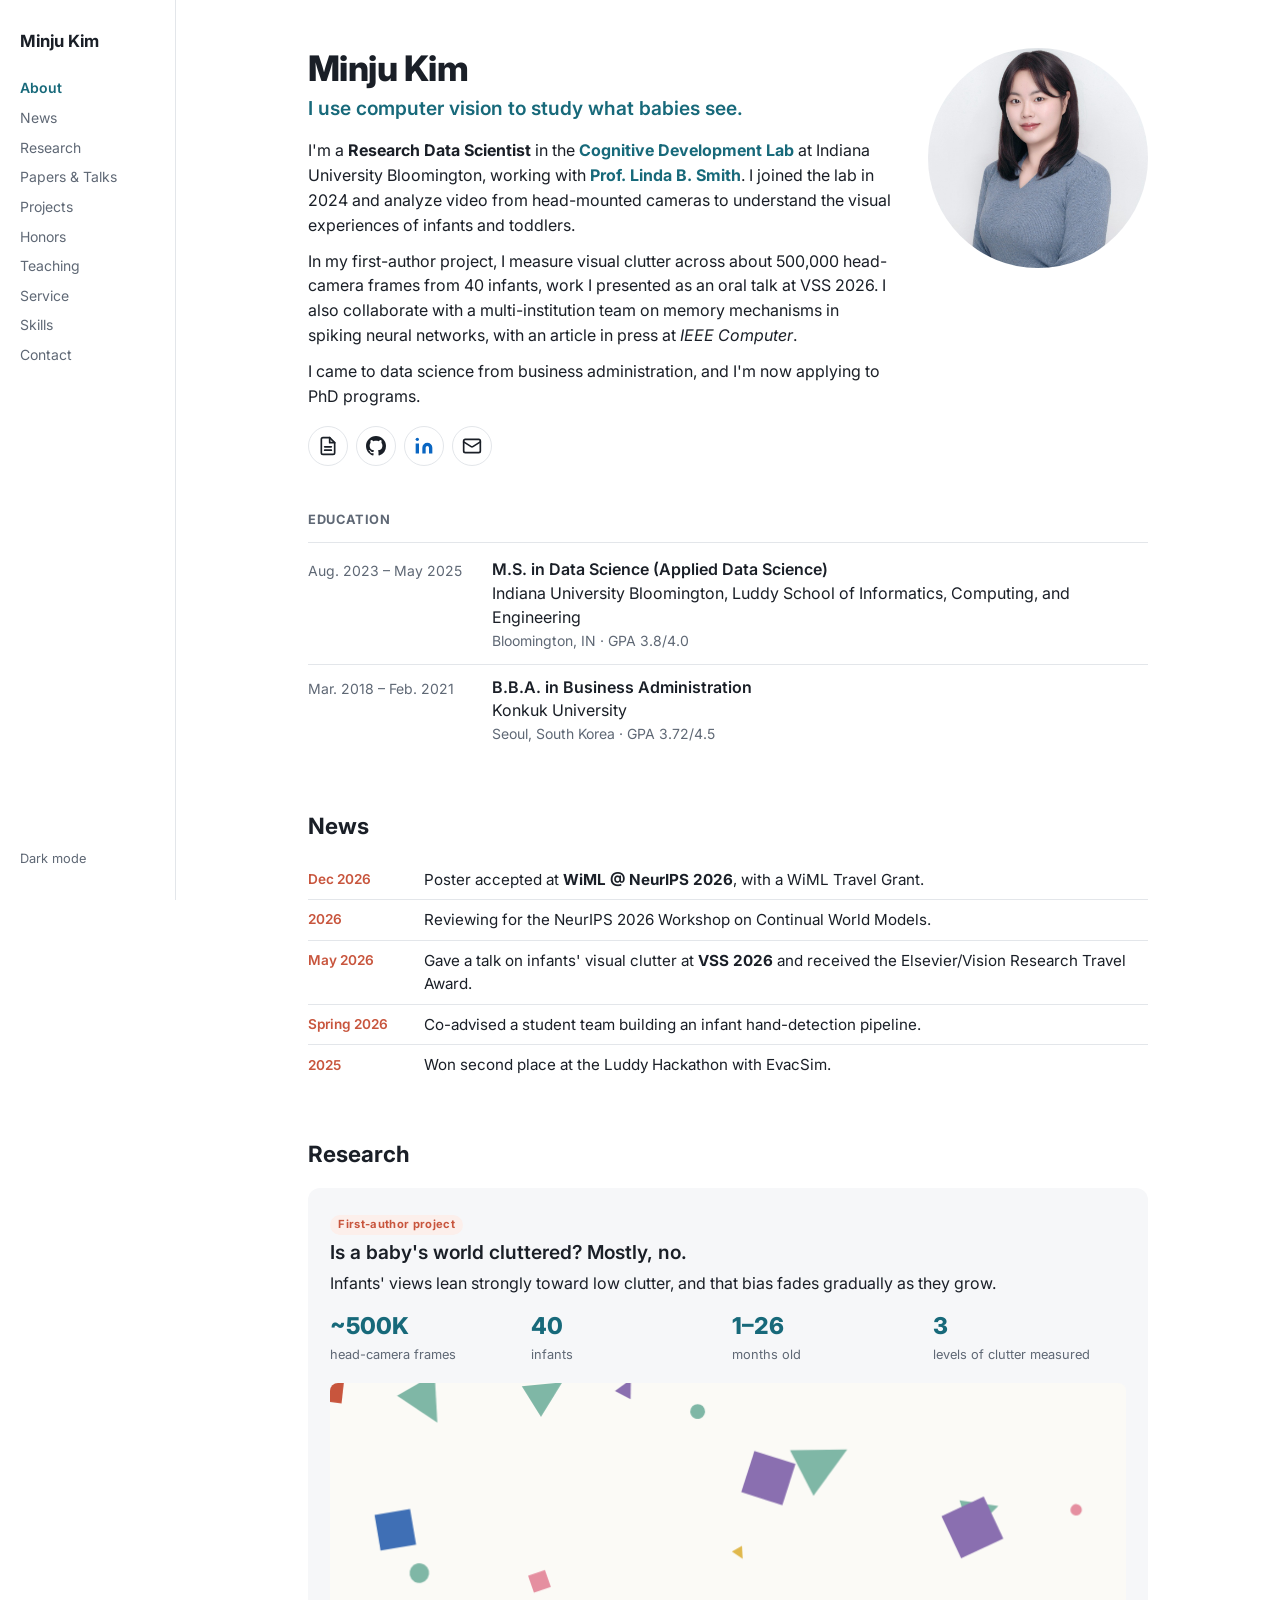
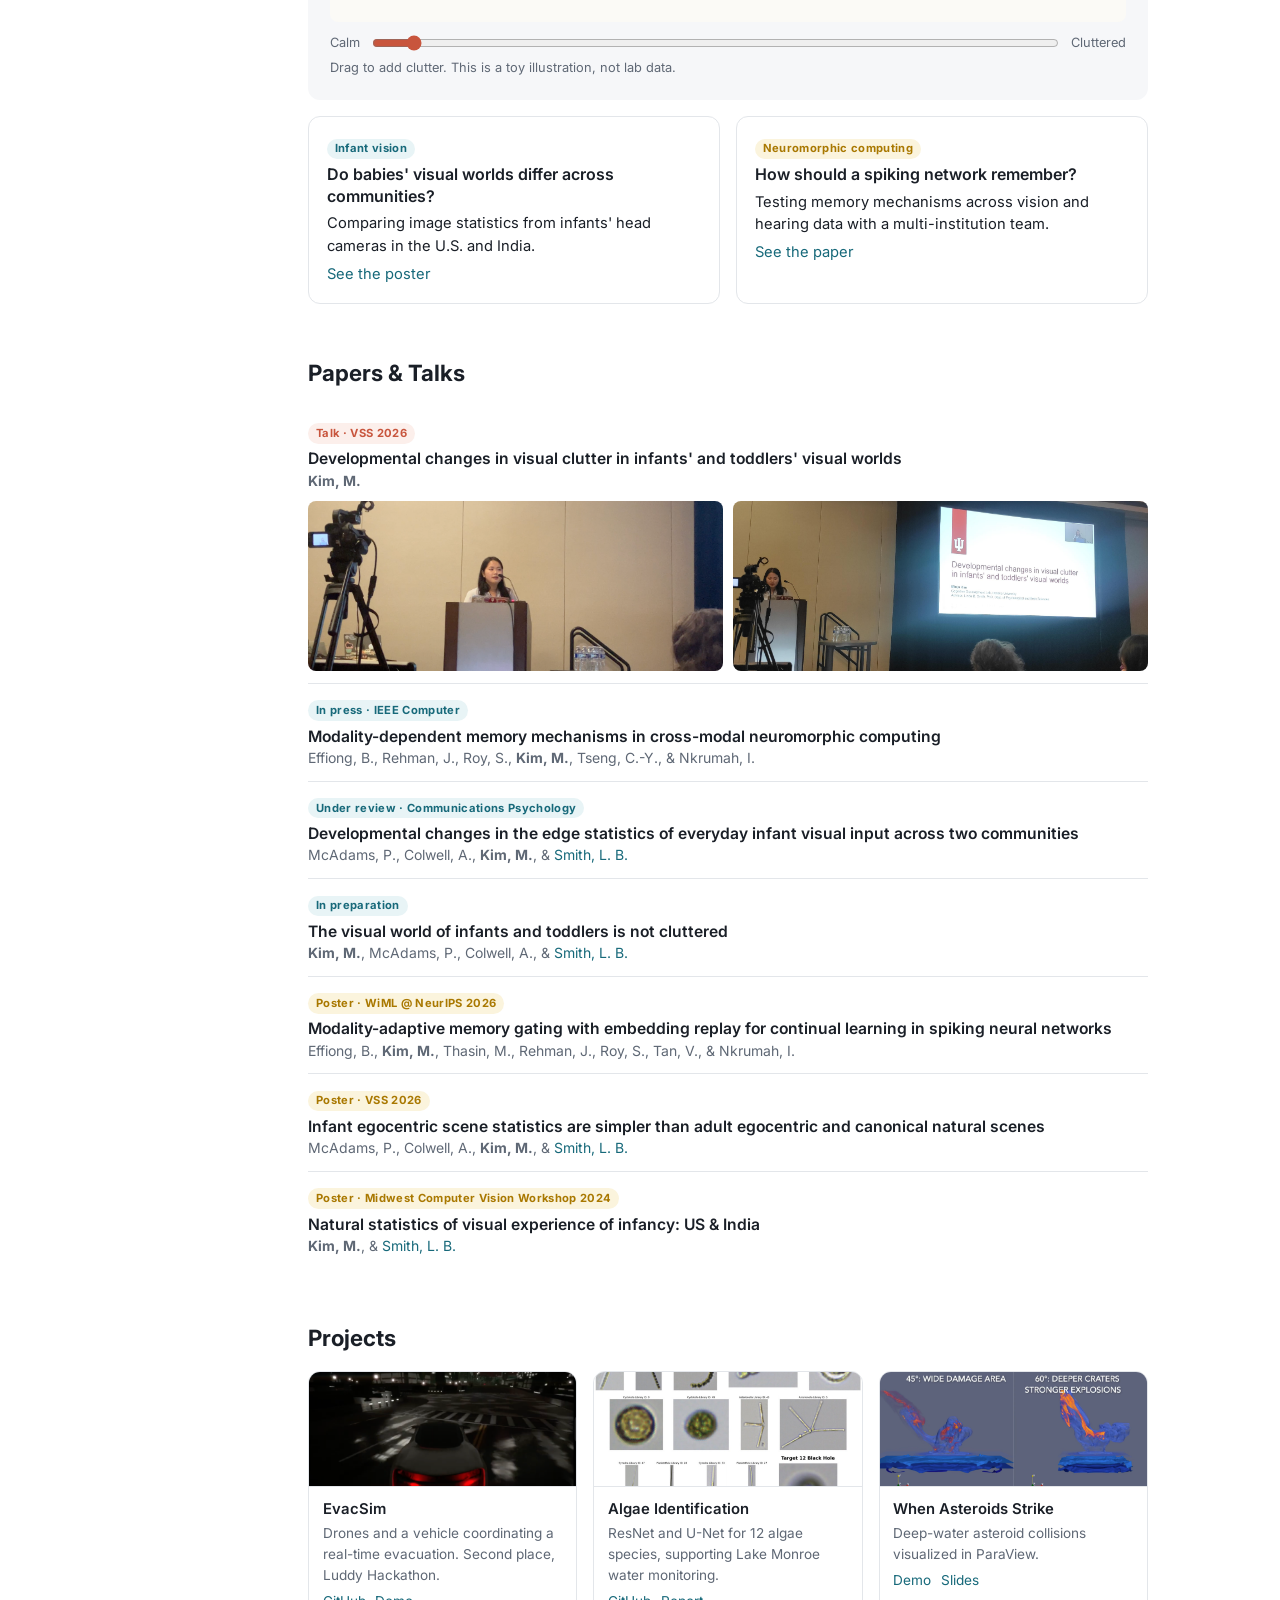
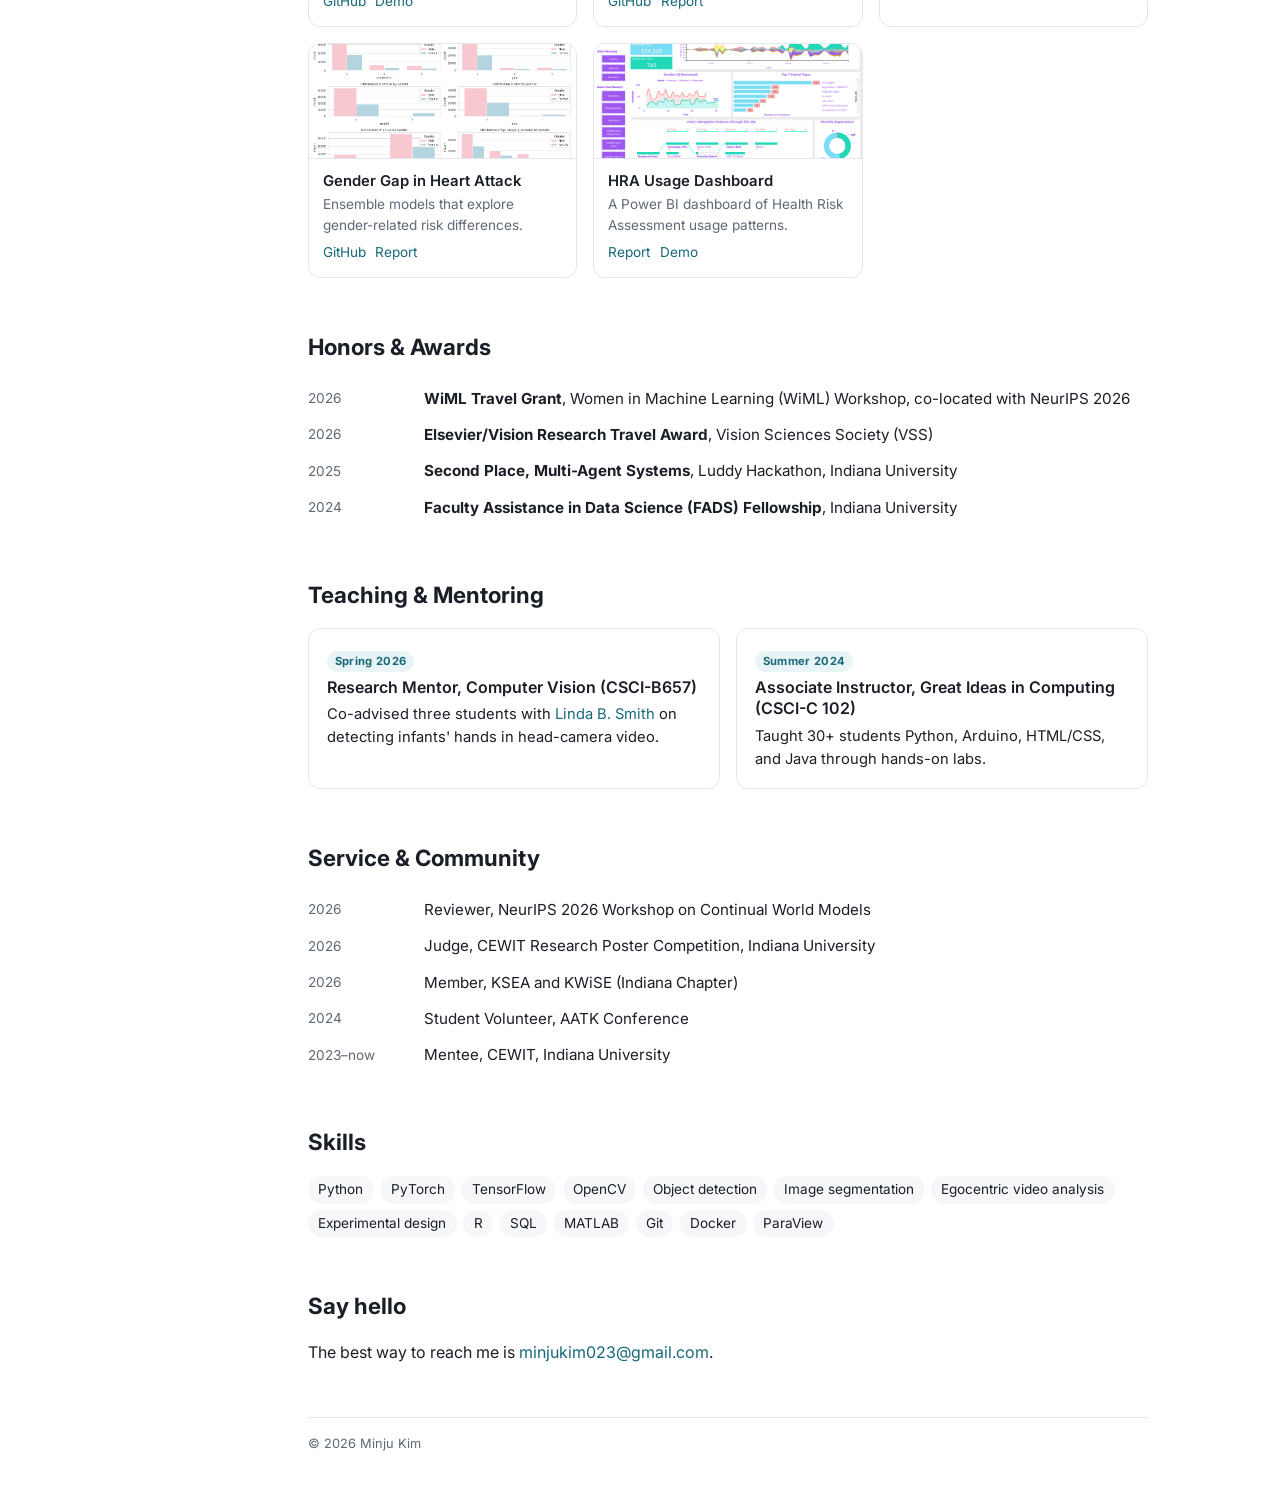
<file: index.html>
<!DOCTYPE html>
<html lang="en">
<head>
  <meta charset="UTF-8"/>
  <title>Minju Kim</title>
  <!-- Google Analytics -->
  <script async src="https://www.googletagmanager.com/gtag/js?id=G-DEW9WZ7MZG"></script>
  <script>
    window.dataLayer = window.dataLayer || [];
    function gtag(){dataLayer.push(arguments);}
    gtag('js', new Date());
    gtag('config', 'G-DEW9WZ7MZG');
  </script>
  <meta name="viewport" content="width=device-width, initial-scale=1"/>
  <meta name="description" content="Minju Kim is a Research Data Scientist at the Cognitive Development Lab, Indiana University, using computer vision to study what infants see."/>
  <link href="https://fonts.googleapis.com/css2?family=Inter:wght@400;500;600;700;800&display=swap" rel="stylesheet"/>
  <style>
    :root {
      --bg: #ffffff; --text: #1a1f27; --muted: #5f6875;
      --accent: #17697a; --warm: #c8553d; --gold: #a97800;
      --tint: #e8f4f6; --tint-warm: #fcefeb; --tint-gold: #fbf4dd;
      --border: #e3e6ea; --soft: #f6f7f9;
      --rail: 176px;
    }
    html[data-theme="dark"] {
      --bg: #12161c; --text: #e6e8eb; --muted: #a0a8b3;
      --accent: #5cc3d6; --warm: #f08b73; --gold: #e0b84c;
      --tint: #17303a; --tint-warm: #3a2420; --tint-gold: #352c14;
      --border: #2a3039; --soft: #1b2027;
      color-scheme: dark;
    }
    *,*::before,*::after { box-sizing: border-box; margin: 0; padding: 0; }
    html { scroll-behavior: smooth; scroll-padding-top: 1.5rem; }
    body { font-family: "Inter", system-ui, sans-serif; font-size: 16px; background: var(--bg); color: var(--text); line-height: 1.55; }
    a { color: var(--accent); text-decoration: none; }
    a:hover { text-decoration: underline; }

    /* === LEFT MENU === */
    .rail {
      position: fixed; top: 0; left: 0;
      width: var(--rail); height: 100vh;
      border-right: 1px solid var(--border);
      padding: 1.75rem 1.25rem;
      overflow-y: auto;
      display: flex; flex-direction: column; gap: 1.25rem;
    }
    .rail-name { font-size: 1.05rem; font-weight: 700; color: var(--text); }
    .rail-name:hover { text-decoration: none; }
    .rail-nav { display: flex; flex-direction: column; gap: 0.1rem; }
    .rail-nav a { font-size: 0.875rem; color: var(--muted); padding: 0.2rem 0; }
    .rail-nav a:hover { color: var(--accent); text-decoration: none; }
    .rail-nav a.active { color: var(--accent); font-weight: 600; }
    .theme-toggle { margin-top: auto; align-self: flex-start; font: inherit; font-size: 0.8rem; color: var(--muted); background: none; border: none; cursor: pointer; padding: 0.2rem 0; }
    .theme-toggle:hover { color: var(--accent); }

    /* === MAIN CONTENT === */
    main { margin-left: var(--rail); padding: 3rem 2.5rem 2rem; }
    .wrap { max-width: 840px; margin: 0 auto; }
    section { margin-bottom: 3.25rem; }
    h2 { font-size: 1.4rem; font-weight: 700; margin-bottom: 1rem; }
    h3 { font-size: 1rem; font-weight: 600; line-height: 1.35; }
    .meta { font-size: 0.875rem; color: var(--muted); }

    /* About */
    .about { display: flex; align-items: flex-start; gap: 2.25rem; }
    .about-text { flex: 1; min-width: 0; }
    .about h1 { font-size: 2.2rem; font-weight: 800; line-height: 1.15; letter-spacing: -0.015em; }
    .about-tagline { font-size: 1.2rem; font-weight: 600; color: var(--accent); margin: 0.35rem 0 0.9rem; }
    .about-photo { width: 220px; height: 220px; object-fit: cover; border-radius: 50%; flex-shrink: 0; display: block; }
    .links { display: flex; flex-wrap: wrap; gap: 0.5rem; margin-top: 1.1rem; }
    .icon-link { width: 40px; height: 40px; display: flex; align-items: center; justify-content: center; border: 1px solid var(--border); border-radius: 50%; color: var(--text); transition: transform 0.12s, border-color 0.12s; }
    .icon-link:hover { border-color: var(--accent); transform: translateY(-2px); }
    .icon-link.linkedin { color: #0a66c2; }
    html[data-theme="dark"] .icon-link.linkedin { color: #70b5f9; }
    .about-text p + p { margin-top: 0.7rem; }

    /* Education */
    .edu { list-style: none; margin-top: 2rem; }
    .edu-title { font-size: 0.8rem; font-weight: 700; letter-spacing: 0.05em; text-transform: uppercase; color: var(--muted); margin-bottom: 0.25rem; }
    .edu li { display: grid; grid-template-columns: 10.5rem 1fr; gap: 0.25rem 1rem; padding: 0.75rem 0; border-bottom: 1px solid var(--border); }
    .edu li:last-child { border-bottom: none; }
    .edu time { font-size: 0.875rem; color: var(--muted); padding-top: 0.08rem; }

    /* News */
    .news { list-style: none; }
    .news li { display: grid; grid-template-columns: 6.5rem 1fr; gap: 0.75rem; padding: 0.5rem 0; border-bottom: 1px solid var(--border); font-size: 0.95rem; }
    .news li:last-child { border-bottom: none; }
    .news time { font-size: 0.85rem; font-weight: 600; color: var(--warm); padding-top: 0.08rem; }

    /* Research */
    .feature { background: var(--soft); border-radius: 12px; padding: 1.4rem; margin-bottom: 1rem; }
    .feature h3 { font-size: 1.2rem; }
    .feature > p { margin-top: 0.3rem; }
    .stats { display: grid; grid-template-columns: repeat(4, 1fr); gap: 0.5rem; margin: 1.1rem 0; }
    .stats b { display: block; font-size: 1.45rem; font-weight: 800; color: var(--accent); line-height: 1.2; }
    .stats span { font-size: 0.8rem; color: var(--muted); }
    #clutter { width: 100%; aspect-ratio: 800 / 240; display: block; border-radius: 8px; background: #fbfaf6; }
    .slider-row { display: flex; align-items: center; gap: 0.75rem; margin-top: 0.7rem; font-size: 0.8rem; color: var(--muted); }
    .slider-row input { flex: 1; min-width: 0; accent-color: var(--warm); cursor: grab; }
    .caption { font-size: 0.8rem; color: var(--muted); margin-top: 0.45rem; }
    .cards { display: grid; grid-template-columns: repeat(2, 1fr); gap: 1rem; }
    .card { border: 1px solid var(--border); border-radius: 12px; padding: 1.1rem; transition: transform 0.15s, border-color 0.15s; }
    .card:hover { transform: translateY(-3px); border-color: var(--accent); }
    .card p { font-size: 0.92rem; margin-top: 0.3rem; }

    /* Tags */
    .tag { display: inline-block; font-size: 0.7rem; font-weight: 700; letter-spacing: 0.03em; padding: 0.1rem 0.5rem; border-radius: 999px; background: var(--tint); color: var(--accent); margin-bottom: 0.3rem; }
    .tag.warm { background: var(--tint-warm); color: var(--warm); }
    .tag.gold { background: var(--tint-gold); color: var(--gold); }

    /* Papers and talks */
    .pub { padding: 0.75rem 0; border-bottom: 1px solid var(--border); }
    .pub:last-of-type { border-bottom: none; }
    .pub h3 { font-size: 0.98rem; }
    .pub p { font-size: 0.875rem; color: var(--muted); }
    .photos { display: flex; gap: 0.6rem; margin-top: 0.6rem; }
    .photos img { flex: 1; min-width: 0; width: 50%; height: 170px; object-fit: cover; border-radius: 8px; display: block; }

    /* Projects */
    .proj-grid { display: grid; grid-template-columns: repeat(3, 1fr); gap: 1rem; }
    .proj { border: 1px solid var(--border); border-radius: 12px; overflow: hidden; transition: transform 0.15s, border-color 0.15s; }
    .proj:hover { transform: translateY(-3px); border-color: var(--accent); }
    .proj img { width: 100%; height: 115px; object-fit: cover; display: block; border-bottom: 1px solid var(--border); }
    .proj div { padding: 0.75rem 0.85rem 0.85rem; }
    .proj h3 { font-size: 0.93rem; }
    .proj p { font-size: 0.85rem; color: var(--muted); margin-top: 0.2rem; }
    .proj .proj-links { font-size: 0.85rem; margin-top: 0.35rem; }
    .proj-links a + a { margin-left: 0.6rem; }

    /* Teaching, honors and service */
    .list { list-style: none; }
    .list li { display: grid; grid-template-columns: 6.5rem 1fr; gap: 0.75rem; padding: 0.4rem 0; font-size: 0.95rem; }
    .list time { font-size: 0.85rem; color: var(--muted); padding-top: 0.08rem; }
    .chips { display: flex; flex-wrap: wrap; gap: 0.4rem; }
    .chips span { font-size: 0.85rem; padding: 0.2rem 0.65rem; border-radius: 999px; background: var(--soft); }

    footer { max-width: 840px; margin: 0 auto; padding-top: 1rem; border-top: 1px solid var(--border); font-size: 0.8rem; color: var(--muted); }

    @media (prefers-reduced-motion: reduce) {
      html { scroll-behavior: auto; }
      .icon-link, .card, .proj { transition: none; }
    }

    /* Responsive: the menu moves to a top bar on small screens */
    @media (max-width: 760px) {
      html { scroll-padding-top: 4.75rem; }
      .rail {
        position: sticky; z-index: 5;
        width: 100%; height: auto;
        background: var(--bg);
        border-right: none; border-bottom: 1px solid var(--border);
        padding: 0.6rem 1rem;
        flex-direction: row; flex-wrap: wrap; align-items: center; gap: 0.15rem 1rem;
        overflow: visible;
      }
      .rail-name { order: 1; }
      .theme-toggle { order: 2; margin: 0 0 0 auto; }
      .rail-nav { order: 3; width: 100%; flex-direction: row; gap: 1rem; overflow-x: auto; scrollbar-width: none; }
      .rail-nav a { white-space: nowrap; }
      main { margin-left: 0; padding: 1.75rem 1rem 1.5rem; }
      .about { flex-direction: column-reverse; gap: 1.25rem; }
      .about-photo { width: 150px; height: 150px; }
      .stats { grid-template-columns: repeat(2, 1fr); }
      .edu li { grid-template-columns: 1fr; }
      .cards { grid-template-columns: 1fr; }
      .proj-grid { grid-template-columns: 1fr; }
      .proj img { height: 160px; }
      .photos img { height: 120px; }
      .feature { padding: 1rem; }
      .news li, .list li { grid-template-columns: 5.25rem 1fr; }
    }
    @media (min-width: 761px) and (max-width: 1040px) {
      .proj-grid { grid-template-columns: repeat(2, 1fr); }
    }
  </style>
</head>
<body>
  <!-- === LEFT MENU === -->
  <aside class="rail">
    <a href="#about" class="rail-name">Minju Kim</a>
    <nav class="rail-nav" aria-label="Sections">
      <a href="#about">About</a>
      <a href="#news">News</a>
      <a href="#research">Research</a>
      <a href="#papers">Papers &amp; Talks</a>
      <a href="#projects">Projects</a>
      <a href="#honors">Honors</a>
      <a href="#teaching">Teaching</a>
      <a href="#service">Service</a>
      <a href="#skills">Skills</a>
      <a href="#contact">Contact</a>
    </nav>
    <button class="theme-toggle" id="theme-toggle" type="button">Dark mode</button>
  </aside>

  <main>
    <div class="wrap">

      <!-- ABOUT -->
      <section id="about">
        <div class="about">
          <div class="about-text">
            <h1>Minju Kim</h1>
            <p class="about-tagline">I use computer vision to study what babies see.</p>
            <p>I'm a <b>Research Data Scientist</b> in the <a href="https://www.babiesbodiesmachines.org/" target="_blank" rel="noopener"><b>Cognitive Development Lab</b></a> at Indiana University Bloomington, working with <a href="https://psych.indiana.edu/directory/faculty/smith-linda.html" target="_blank" rel="noopener"><b>Prof. Linda B. Smith</b></a>. I joined the lab in 2024 and analyze video from head-mounted cameras to understand the visual experiences of infants and toddlers.</p>
            <p>In my first-author project, I measure visual clutter across about 500,000 head-camera frames from 40 infants, work I presented as an oral talk at VSS 2026. I also collaborate with a multi-institution team on memory mechanisms in spiking neural networks, with an article in press at <em>IEEE Computer</em>.</p>
            <p>I came to data science from business administration, and I'm now applying to PhD programs.</p>
            <div class="links">
              <a href="https://drive.google.com/file/d/1I46Orb2nMzGINgb31lgrYx2MhkHUhdre/view?usp=sharing" class="icon-link" target="_blank" rel="noopener" aria-label="Resume" title="Resume"><svg width="20" height="20" viewBox="0 0 24 24" fill="none" stroke="currentColor" stroke-width="2" stroke-linecap="round" stroke-linejoin="round" aria-hidden="true"><path d="M14 2H6a2 2 0 0 0-2 2v16a2 2 0 0 0 2 2h12a2 2 0 0 0 2-2V8z"/><polyline points="14 2 14 8 20 8"/><line x1="16" y1="13" x2="8" y2="13"/><line x1="16" y1="17" x2="8" y2="17"/></svg></a>
              <a href="https://github.com/minjukim023" class="icon-link" target="_blank" rel="noopener" aria-label="GitHub" title="GitHub"><svg width="20" height="20" viewBox="0 0 24 24" fill="currentColor" aria-hidden="true"><path d="M12 0C5.37 0 0 5.37 0 12c0 5.31 3.435 9.795 8.205 11.385.6.105.825-.255.825-.57 0-.285-.015-1.23-.015-2.235-3.015.555-3.795-.735-4.035-1.41-.135-.345-.72-1.41-1.23-1.695-.42-.225-1.02-.78-.015-.795.945-.015 1.62.87 1.845 1.23 1.08 1.815 2.805 1.305 3.495.99.105-.78.42-1.305.765-1.605-2.67-.3-5.46-1.335-5.46-5.925 0-1.305.465-2.385 1.23-3.225-.12-.3-.54-1.53.12-3.18 0 0 1.005-.315 3.3 1.23.96-.27 1.98-.405 3-.405s2.04.135 3 .405c2.295-1.56 3.3-1.23 3.3-1.23.66 1.65.24 2.88.12 3.18.765.84 1.23 1.905 1.23 3.225 0 4.605-2.805 5.625-5.475 5.925.435.375.81 1.095.81 2.22 0 1.605-.015 2.895-.015 3.3 0 .315.225.69.825.57A12.02 12.02 0 0 0 24 12c0-6.63-5.37-12-12-12z"/></svg></a>
              <a href="https://www.linkedin.com/in/minjukim023/" class="icon-link linkedin" target="_blank" rel="noopener" aria-label="LinkedIn" title="LinkedIn"><svg width="20" height="20" viewBox="0 0 24 24" fill="currentColor" aria-hidden="true"><path d="M16 8a6 6 0 0 1 6 6v7h-4v-7a2 2 0 0 0-2-2 2 2 0 0 0-2 2v7h-4v-7a6 6 0 0 1 6-6z"/><rect x="2" y="9" width="4" height="12"/><circle cx="4" cy="4" r="2"/></svg></a>
              <a href="mailto:minjukim023@gmail.com" class="icon-link" aria-label="Email" title="Email"><svg width="20" height="20" viewBox="0 0 24 24" fill="none" stroke="currentColor" stroke-width="2" stroke-linecap="round" stroke-linejoin="round" aria-hidden="true"><rect x="2" y="4" width="20" height="16" rx="2"/><path d="m22 7-8.97 5.7a1.94 1.94 0 0 1-2.06 0L2 7"/></svg></a>
            </div>
          </div>
          <img src="assets/profile1.jpeg" alt="Portrait of Minju Kim" class="about-photo"/>
        </div>
        <ul class="edu" aria-label="Education">
          <li class="edu-title">Education</li>
          <li>
            <time>Aug. 2023 – May 2025</time>
            <div>
              <h3>M.S. in Data Science (Applied Data Science)</h3>
              <p>Indiana University Bloomington, Luddy School of Informatics, Computing, and Engineering</p>
              <p class="meta">Bloomington, IN · GPA 3.8/4.0</p>
            </div>
          </li>
          <li>
            <time>Mar. 2018 – Feb. 2021</time>
            <div>
              <h3>B.B.A. in Business Administration</h3>
              <p>Konkuk University</p>
              <p class="meta">Seoul, South Korea · GPA 3.72/4.5</p>
            </div>
          </li>
        </ul>
      </section>

      <!-- NEWS -->
      <section id="news">
        <h2>News</h2>
        <ul class="news">
          <li><time>Dec 2026</time><p>Poster accepted at <b>WiML @ NeurIPS 2026</b>, with a WiML Travel Grant.</p></li>
          <li><time>2026</time><p>Reviewing for the NeurIPS 2026 Workshop on Continual World Models.</p></li>
          <li><time>May 2026</time><p>Gave a talk on infants' visual clutter at <b>VSS 2026</b> and received the Elsevier/Vision Research Travel Award.</p></li>
          <li><time>Spring 2026</time><p>Co-advised a student team building an infant hand-detection pipeline.</p></li>
          <li><time>2025</time><p>Won second place at the Luddy Hackathon with EvacSim.</p></li>
        </ul>
      </section>

      <!-- RESEARCH -->
      <section id="research">
        <h2>Research</h2>
        <div class="feature">
          <span class="tag warm">First-author project</span>
          <h3>Is a baby's world cluttered? Mostly, no.</h3>
          <p>Infants' views lean strongly toward low clutter, and that bias fades gradually as they grow.</p>
          <div class="stats">
            <div><b>~500K</b><span>head-camera frames</span></div>
            <div><b>40</b><span>infants</span></div>
            <div><b>1–26</b><span>months old</span></div>
            <div><b>3</b><span>levels of clutter measured</span></div>
          </div>
          <canvas id="clutter" width="800" height="240" role="img" aria-label="Toy scene of colored shapes that gets busier as the slider moves"></canvas>
          <div class="slider-row">
            <label for="clutter-slider">Calm</label>
            <input id="clutter-slider" type="range" min="3" max="220" value="14" aria-label="Amount of clutter"/>
            <span>Cluttered</span>
          </div>
          <p class="caption">Drag to add clutter. This is a toy illustration, not lab data.</p>
        </div>
        <div class="cards">
          <div class="card">
            <span class="tag">Infant vision</span>
            <h3>Do babies' visual worlds differ across communities?</h3>
            <p>Comparing image statistics from infants' head cameras in the U.S. and India.</p>
            <p class="meta"><a href="https://drive.google.com/file/d/1zU25AT8OWRiKEsFhsdlBtwIfIKDT_RSm/view" target="_blank" rel="noopener">See the poster</a></p>
          </div>
          <div class="card">
            <span class="tag gold">Neuromorphic computing</span>
            <h3>How should a spiking network remember?</h3>
            <p>Testing memory mechanisms across vision and hearing data with a multi-institution team.</p>
            <p class="meta"><a href="#papers">See the paper</a></p>
          </div>
        </div>
      </section>

      <!-- PAPERS AND TALKS -->
      <section id="papers">
        <h2>Papers &amp; Talks</h2>
        <div class="pub">
          <span class="tag warm">Talk · VSS 2026</span>
          <h3>Developmental changes in visual clutter in infants' and toddlers' visual worlds</h3>
          <p><strong>Kim, M.</strong></p>
          <div class="photos">
            <img src="assets/present1.png" alt="Minju Kim giving a talk at VSS 2026" loading="lazy"/>
            <img src="assets/present2.jpg" alt="Minju Kim presenting at VSS 2026" loading="lazy"/>
          </div>
        </div>
        <div class="pub">
          <span class="tag">In press · IEEE Computer</span>
          <h3>Modality-dependent memory mechanisms in cross-modal neuromorphic computing</h3>
          <p>Effiong, B., Rehman, J., Roy, S., <strong>Kim, M.</strong>, Tseng, C.-Y., &amp; Nkrumah, I.</p>
        </div>
        <div class="pub">
          <span class="tag">Under review · Communications Psychology</span>
          <h3>Developmental changes in the edge statistics of everyday infant visual input across two communities</h3>
          <p>McAdams, P., Colwell, A., <strong>Kim, M.</strong>, &amp; <a href="https://psych.indiana.edu/directory/faculty/smith-linda.html" target="_blank" rel="noopener">Smith, L. B.</a></p>
        </div>
        <div class="pub">
          <span class="tag">In preparation</span>
          <h3>The visual world of infants and toddlers is not cluttered</h3>
          <p><strong>Kim, M.</strong>, McAdams, P., Colwell, A., &amp; <a href="https://psych.indiana.edu/directory/faculty/smith-linda.html" target="_blank" rel="noopener">Smith, L. B.</a></p>
        </div>
        <div class="pub">
          <span class="tag gold">Poster · WiML @ NeurIPS 2026</span>
          <h3>Modality-adaptive memory gating with embedding replay for continual learning in spiking neural networks</h3>
          <p>Effiong, B., <strong>Kim, M.</strong>, Thasin, M., Rehman, J., Roy, S., Tan, V., &amp; Nkrumah, I.</p>
        </div>
        <div class="pub">
          <span class="tag gold">Poster · VSS 2026</span>
          <h3>Infant egocentric scene statistics are simpler than adult egocentric and canonical natural scenes</h3>
          <p>McAdams, P., Colwell, A., <strong>Kim, M.</strong>, &amp; <a href="https://psych.indiana.edu/directory/faculty/smith-linda.html" target="_blank" rel="noopener">Smith, L. B.</a></p>
        </div>
        <div class="pub">
          <span class="tag gold">Poster · Midwest Computer Vision Workshop 2024</span>
          <h3>Natural statistics of visual experience of infancy: US &amp; India</h3>
          <p><strong>Kim, M.</strong>, &amp; <a href="https://psych.indiana.edu/directory/faculty/smith-linda.html" target="_blank" rel="noopener">Smith, L. B.</a></p>
        </div>
      </section>

      <!-- PROJECTS -->
      <section id="projects">
        <h2>Projects</h2>
        <div class="proj-grid">
          <article class="proj">
            <img src="assets/EvacSim.png" alt="EvacSim evacuation simulation" loading="lazy"/>
            <div>
              <h3>EvacSim</h3>
              <p>Drones and a vehicle coordinating a real-time evacuation. Second place, Luddy Hackathon.</p>
              <p class="proj-links"><a href="https://github.com/MinjuKim023/Evacuation-Simulation" target="_blank" rel="noopener">GitHub</a><a href="https://www.youtube.com/watch?v=hO1vGT5lekk" target="_blank" rel="noopener">Demo</a></p>
            </div>
          </article>
          <article class="proj">
            <img src="assets/algae.jpg" alt="Microscope images of algae" loading="lazy"/>
            <div>
              <h3>Algae Identification</h3>
              <p>ResNet and U-Net for 12 algae species, supporting Lake Monroe water monitoring.</p>
              <p class="proj-links"><a href="https://github.com/MinjuKim023/Microscopic-Algae-Classification" target="_blank" rel="noopener">GitHub</a><a href="https://github.com/MinjuKim023/Microscopic-Algae-Classification/blob/main/Algae_final%20paper.pdf" target="_blank" rel="noopener">Report</a></p>
            </div>
          </article>
          <article class="proj">
            <img src="assets/asteroid.png" alt="Visualization of an asteroid striking deep water" loading="lazy"/>
            <div>
              <h3>When Asteroids Strike</h3>
              <p>Deep-water asteroid collisions visualized in ParaView.</p>
              <p class="proj-links"><a href="https://collectome.rt.iu.edu/frontend/exhibits/6759eef728048" target="_blank" rel="noopener">Demo</a><a href="https://drive.google.com/file/d/1C46P9J9lWNxvSac9iEq4x1_S-6zsJEjS/view" target="_blank" rel="noopener">Slides</a></p>
            </div>
          </article>
          <article class="proj">
            <img src="assets/heartattack.png" alt="Heart attack risk analysis figure" loading="lazy"/>
            <div>
              <h3>Gender Gap in Heart Attack</h3>
              <p>Ensemble models that explore gender-related risk differences.</p>
              <p class="proj-links"><a href="https://github.com/MinjuKim023/Bridging-the-Gender-Gap-in-Heart-Attack" target="_blank" rel="noopener">GitHub</a><a href="https://github.com/MinjuKim023/Bridging-the-Gender-Gap-in-Heart-Attack/blob/main/Final%20Report/final-mk159-lli4-lc51.pdf" target="_blank" rel="noopener">Report</a></p>
            </div>
          </article>
          <article class="proj">
            <img src="assets/dashboard.png" alt="Power BI dashboard" loading="lazy"/>
            <div>
              <h3>HRA Usage Dashboard</h3>
              <p>A Power BI dashboard of Health Risk Assessment usage patterns.</p>
              <p class="proj-links"><a href="https://drive.google.com/file/d/1NE9Km2rfP0q0T4n09CsXS3N6Fnq6SHWh/view" target="_blank" rel="noopener">Report</a><a href="https://drive.google.com/file/d/1Dcbzhdqx4l7pcvIKG3XoSQyjtEWKjTD7/view" target="_blank" rel="noopener">Demo</a></p>
            </div>
          </article>
        </div>
      </section>

      <!-- HONORS -->
      <section id="honors">
        <h2>Honors &amp; Awards</h2>
        <ul class="list">
          <li><time>2026</time><p><b>WiML Travel Grant</b>, Women in Machine Learning (WiML) Workshop, co-located with NeurIPS 2026</p></li>
          <li><time>2026</time><p><b>Elsevier/Vision Research Travel Award</b>, Vision Sciences Society (VSS)</p></li>
          <li><time>2025</time><p><b>Second Place, Multi-Agent Systems</b>, Luddy Hackathon, Indiana University</p></li>
          <li><time>2024</time><p><b>Faculty Assistance in Data Science (FADS) Fellowship</b>, Indiana University</p></li>
        </ul>
      </section>

      <!-- TEACHING -->
      <section id="teaching">
        <h2>Teaching &amp; Mentoring</h2>
        <div class="cards">
          <div class="card">
            <span class="tag">Spring 2026</span>
            <h3>Research Mentor, Computer Vision (CSCI-B657)</h3>
            <p>Co-advised three students with <a href="https://psych.indiana.edu/directory/faculty/smith-linda.html" target="_blank" rel="noopener">Linda B. Smith</a> on detecting infants' hands in head-camera video.</p>
          </div>
          <div class="card">
            <span class="tag">Summer 2024</span>
            <h3>Associate Instructor, Great Ideas in Computing (CSCI-C 102)</h3>
            <p>Taught 30+ students Python, Arduino, HTML/CSS, and Java through hands-on labs.</p>
          </div>
        </div>
      </section>

      <!-- SERVICE -->
      <section id="service">
        <h2>Service &amp; Community</h2>
        <ul class="list">
          <li><time>2026</time><p>Reviewer, NeurIPS 2026 Workshop on Continual World Models</p></li>
          <li><time>2026</time><p>Judge, CEWIT Research Poster Competition, Indiana University</p></li>
          <li><time>2026</time><p>Member, KSEA and KWiSE (Indiana Chapter)</p></li>
          <li><time>2024</time><p>Student Volunteer, AATK Conference</p></li>
          <li><time>2023–now</time><p>Mentee, CEWIT, Indiana University</p></li>
        </ul>
      </section>

      <!-- SKILLS -->
      <section id="skills">
        <h2>Skills</h2>
        <div class="chips">
          <span>Python</span><span>PyTorch</span><span>TensorFlow</span><span>OpenCV</span><span>Object detection</span><span>Image segmentation</span><span>Egocentric video analysis</span><span>Experimental design</span><span>R</span><span>SQL</span><span>MATLAB</span><span>Git</span><span>Docker</span><span>ParaView</span>
        </div>
      </section>

      <!-- CONTACT -->
      <section id="contact">
        <h2>Say hello</h2>
        <p>The best way to reach me is <a href="mailto:minjukim023@gmail.com">minjukim023@gmail.com</a>.</p>
      </section>
    </div>

    <footer><p>&copy; <span id="year"></span> Minju Kim</p></footer>
  </main>

  <script>
    document.getElementById("year").textContent = new Date().getFullYear();
    (function() {
      const root = document.documentElement, toggle = document.getElementById("theme-toggle");
      function apply(t) { root.setAttribute("data-theme", t); toggle.textContent = t === "dark" ? "Light mode" : "Dark mode"; }
      const stored = localStorage.getItem("theme");
      apply(stored || "light");
      toggle.addEventListener("click", () => {
        const next = root.getAttribute("data-theme") === "dark" ? "light" : "dark";
        localStorage.setItem("theme", next); apply(next);
      });
    })();
    // Highlight the section currently on screen in the left menu
    (function() {
      const links = [...document.querySelectorAll(".rail-nav a")];
      const sections = links.map(a => document.querySelector(a.getAttribute("href")));
      function update() {
        let current = 0;
        sections.forEach((s, i) => { if (s.getBoundingClientRect().top <= window.innerHeight * 0.3) current = i; });
        if (window.innerHeight + window.scrollY >= document.documentElement.scrollHeight - 2) current = sections.length - 1;
        links.forEach((a, i) => a.classList.toggle("active", i === current));
      }
      window.addEventListener("scroll", update, { passive: true });
      update();
    })();
    // Clutter slider: draws a repeatable toy scene with more shapes as the slider moves
    (function() {
      const canvas = document.getElementById("clutter"), slider = document.getElementById("clutter-slider");
      const ctx = canvas.getContext("2d");
      const colors = ["#17697a", "#c8553d", "#e0b84c", "#7fb7a6", "#8a6fb0", "#3f6fb5", "#e58fa0"];
      let seed = 23;
      function rand() { seed = (seed * 16807) % 2147483647; return seed / 2147483647; }
      const shapes = Array.from({ length: 220 }, () => ({
        x: rand() * 800, y: rand() * 240, size: 10 + rand() * 42,
        kind: Math.floor(rand() * 3), color: colors[Math.floor(rand() * colors.length)], angle: rand() * Math.PI
      }));
      function draw() {
        ctx.clearRect(0, 0, 800, 240);
        shapes.slice(0, Number(slider.value)).forEach(s => {
          ctx.save();
          ctx.translate(s.x, s.y); ctx.rotate(s.angle);
          ctx.fillStyle = s.color;
          ctx.beginPath();
          if (s.kind === 0) ctx.arc(0, 0, s.size / 2, 0, Math.PI * 2);
          else if (s.kind === 1) ctx.rect(-s.size / 2, -s.size / 2, s.size, s.size);
          else { ctx.moveTo(0, -s.size / 2); ctx.lineTo(s.size / 2, s.size / 2); ctx.lineTo(-s.size / 2, s.size / 2); ctx.closePath(); }
          ctx.fill();
          ctx.restore();
        });
      }
      slider.addEventListener("input", draw);
      draw();
    })();
  </script>
</body>
</html>
</file>
